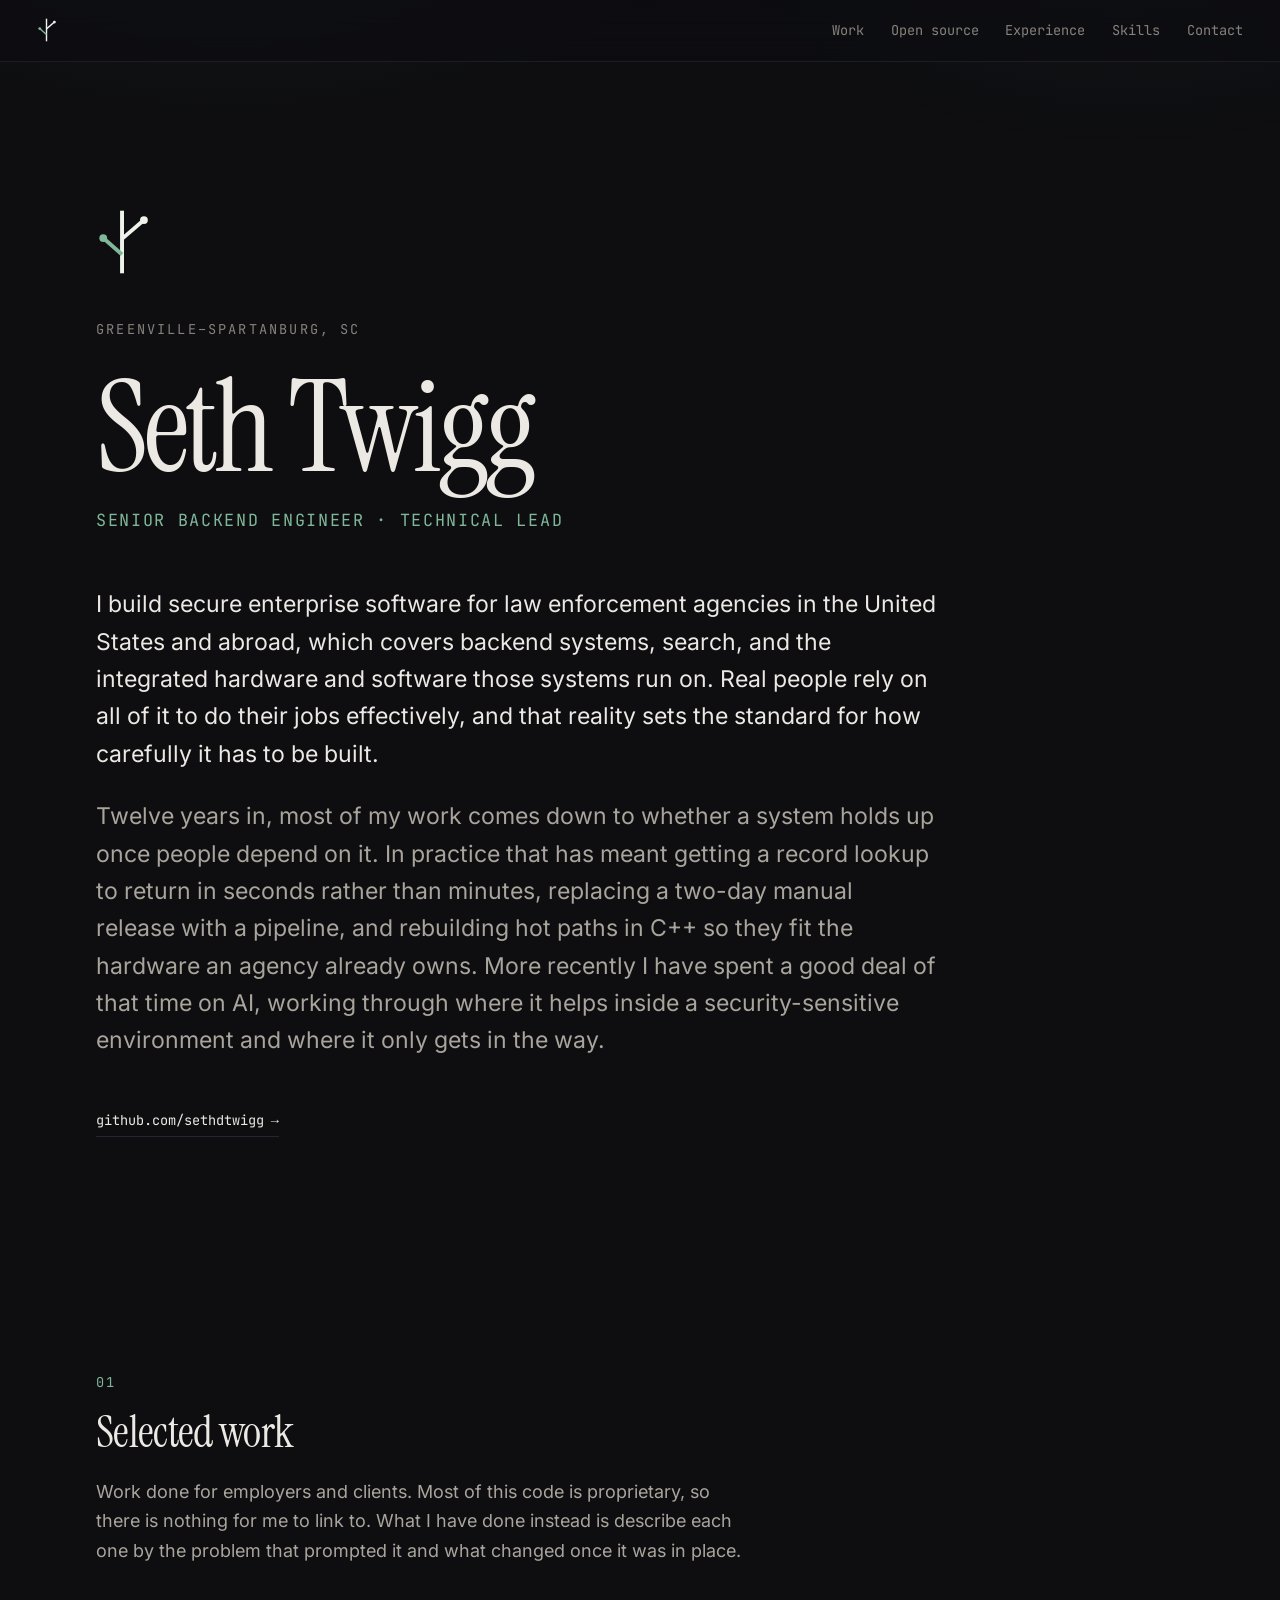
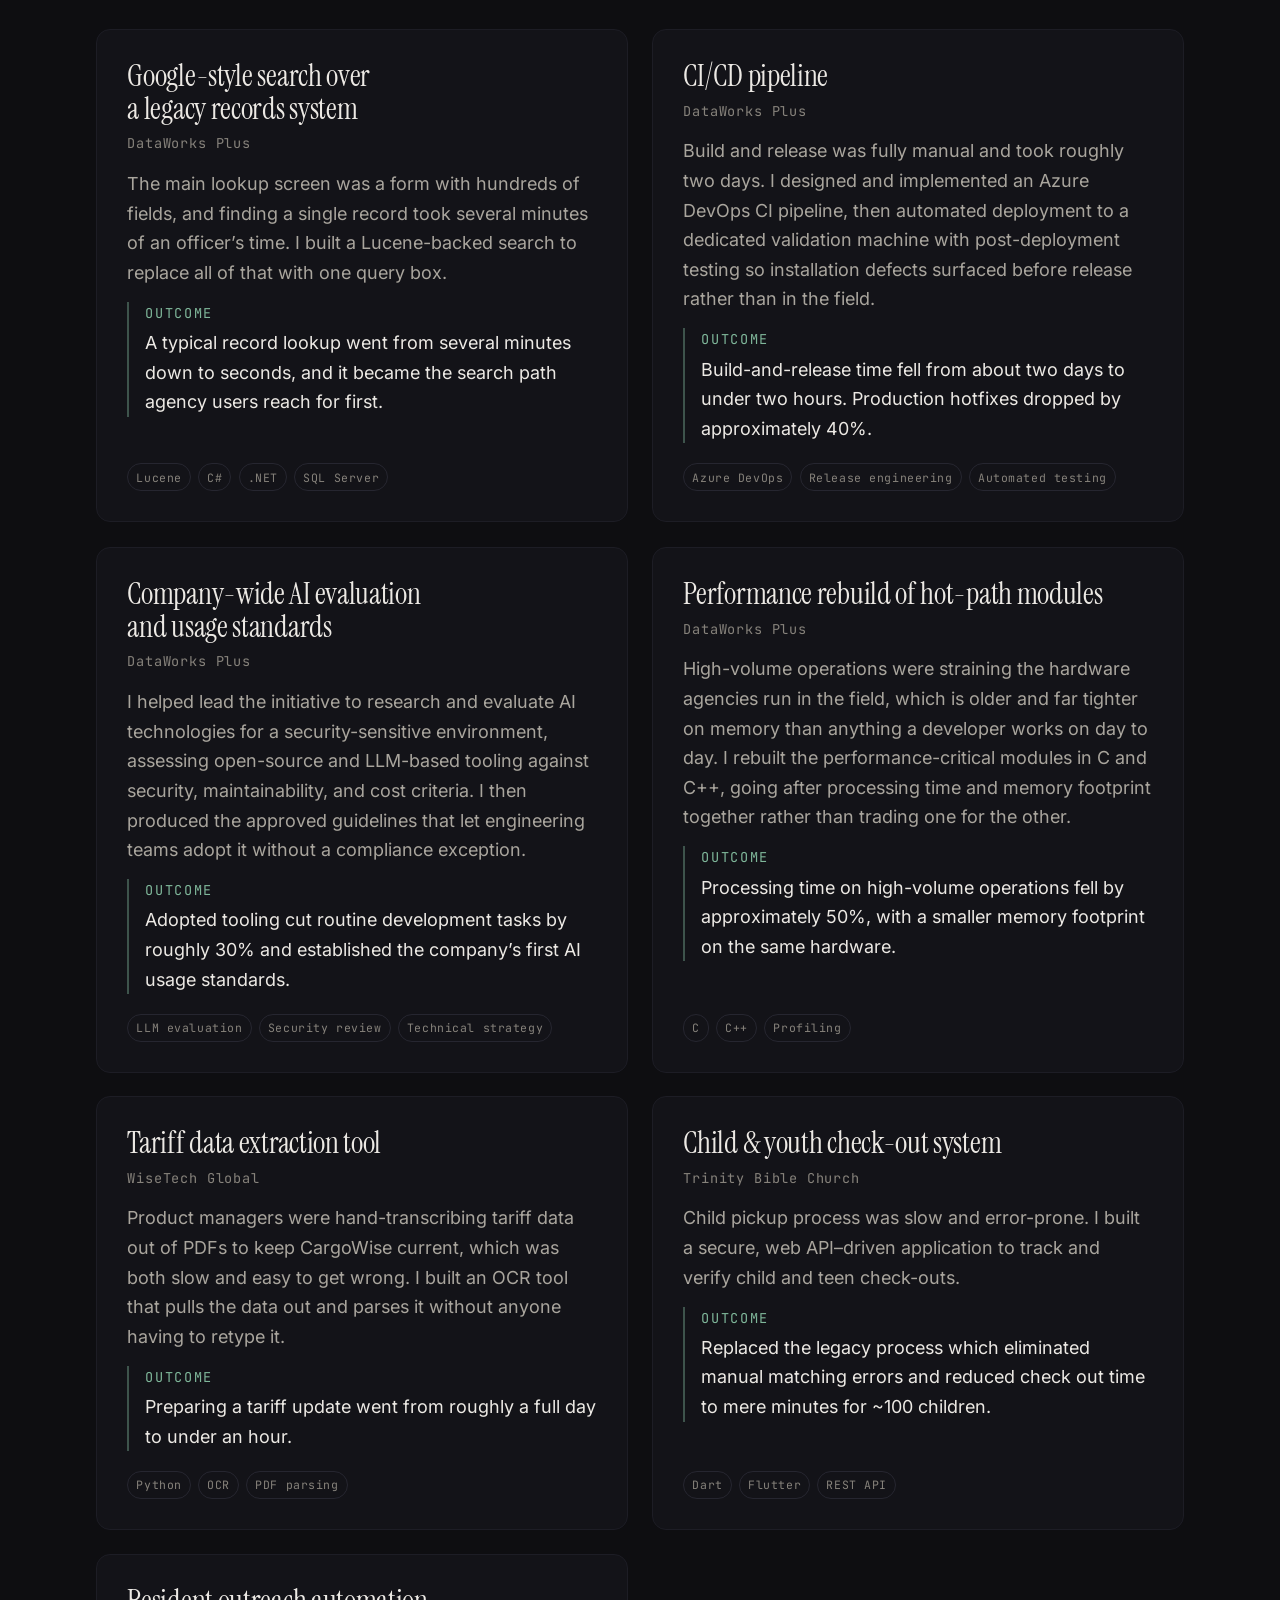
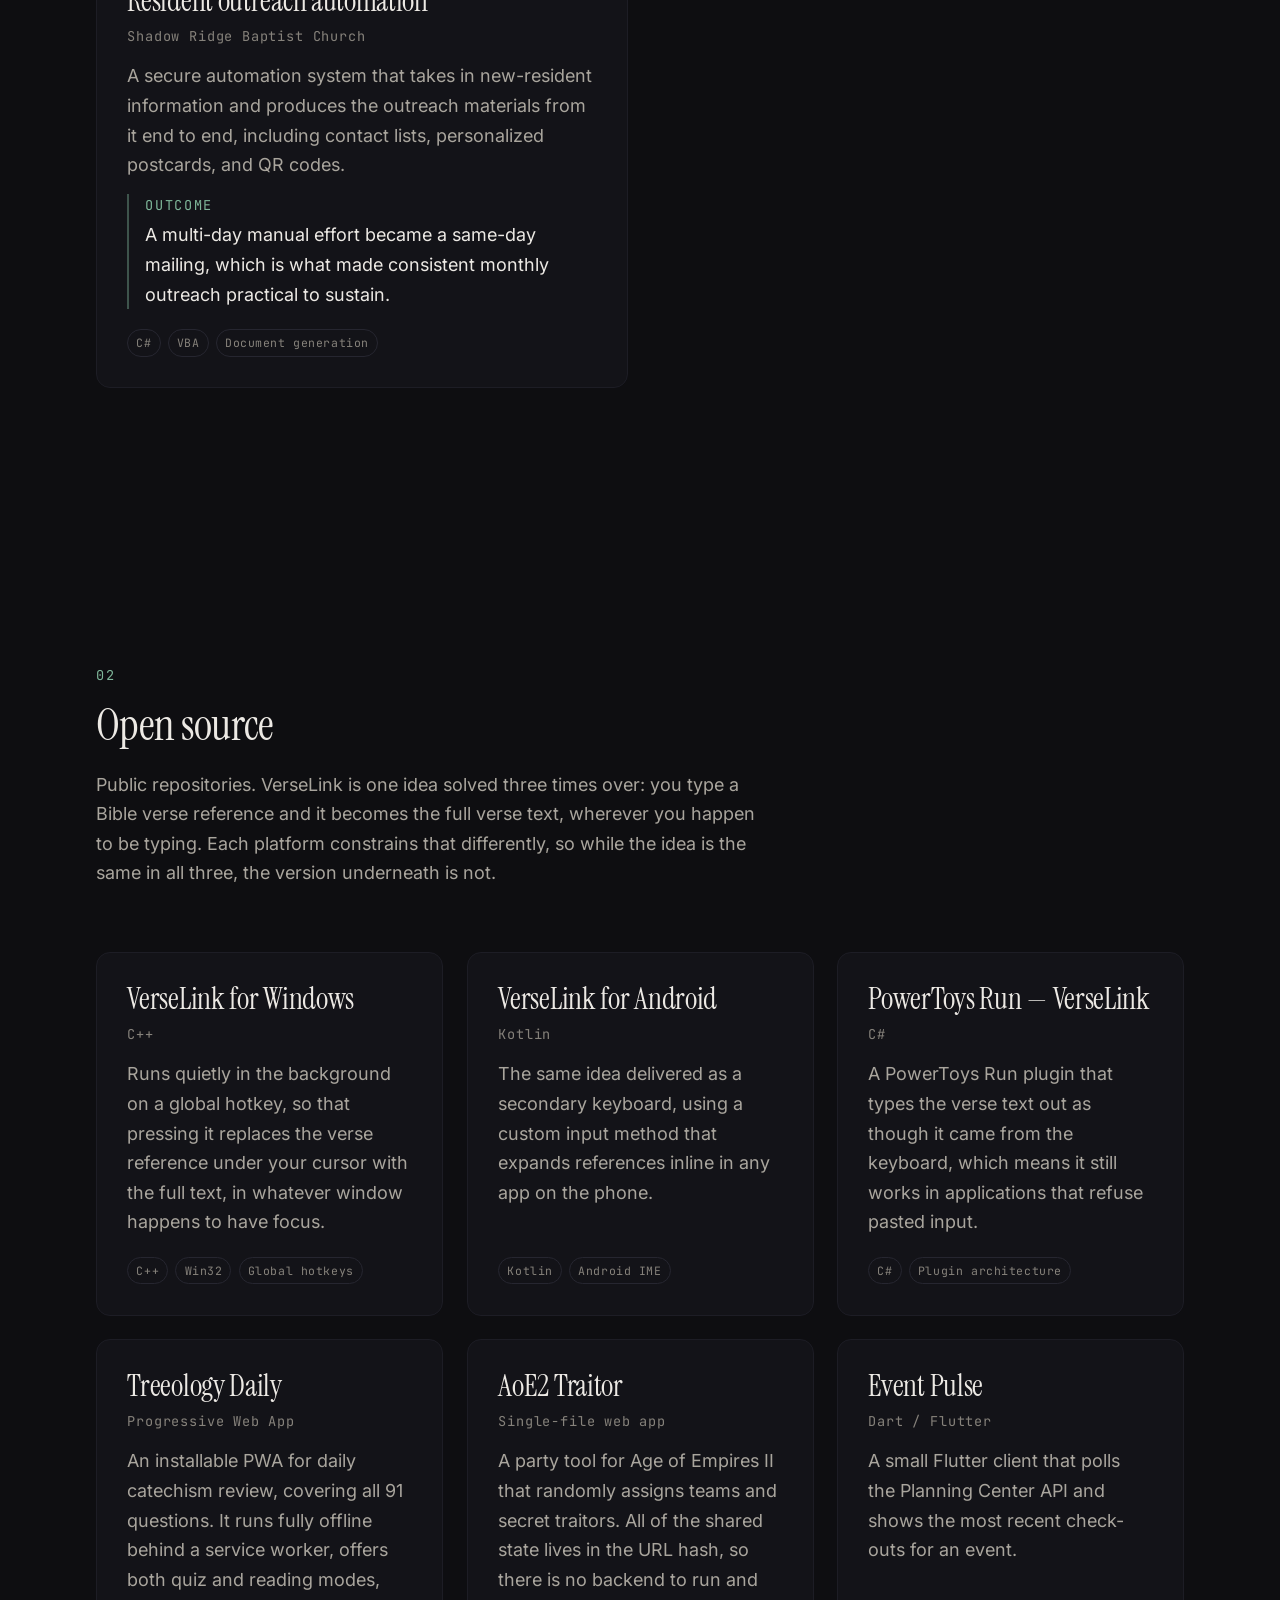
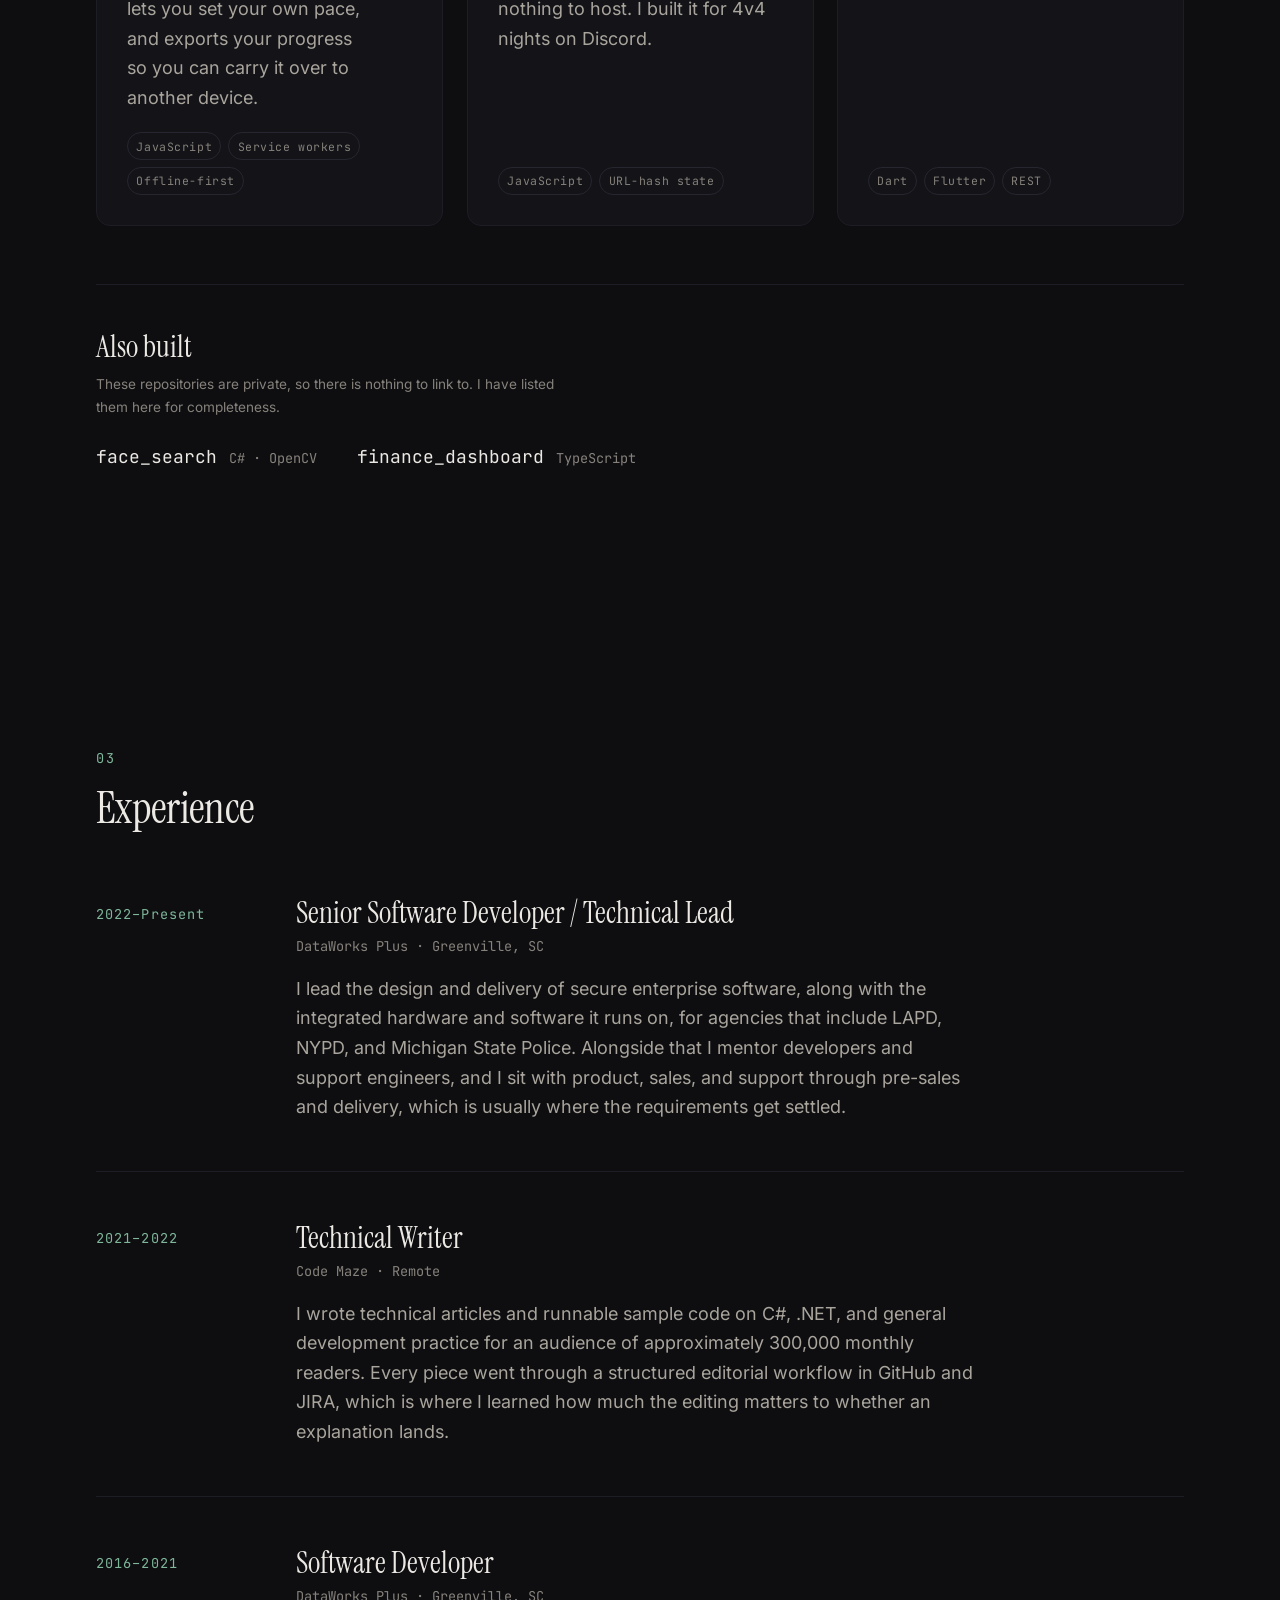
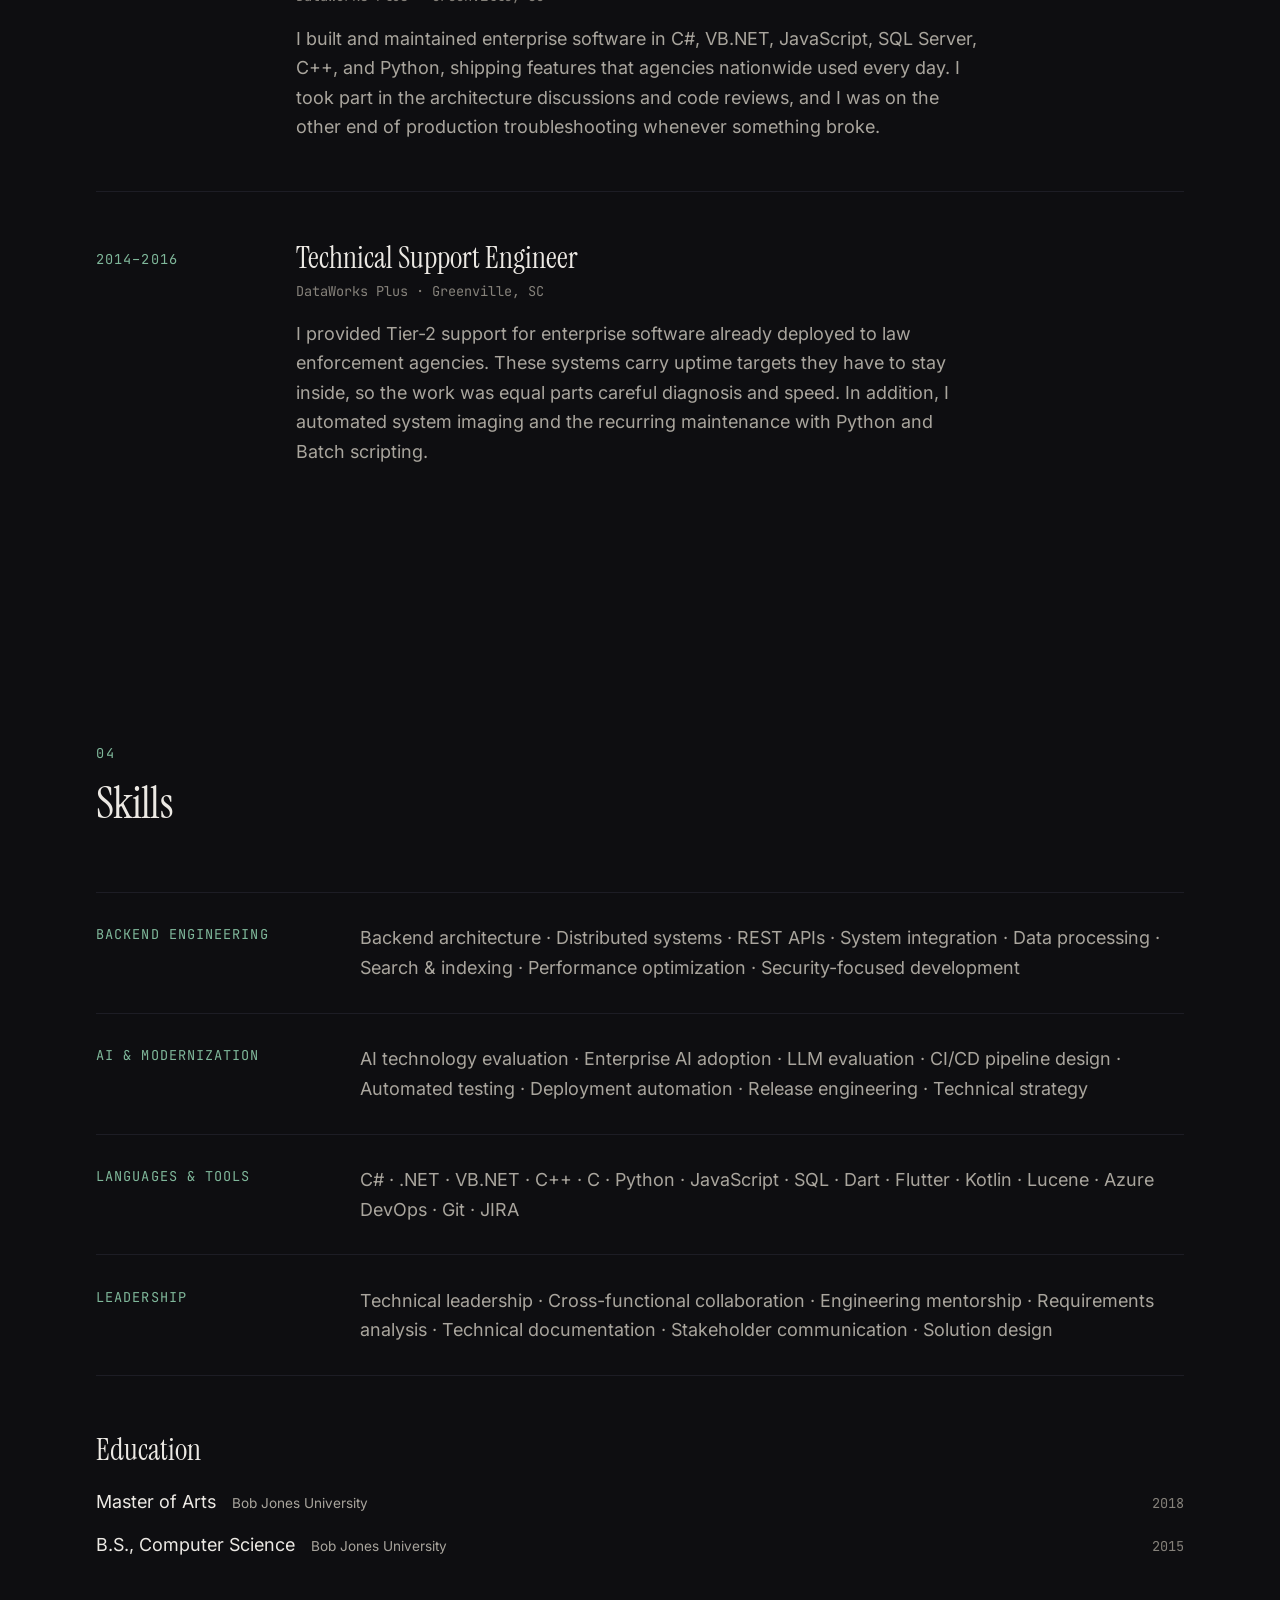
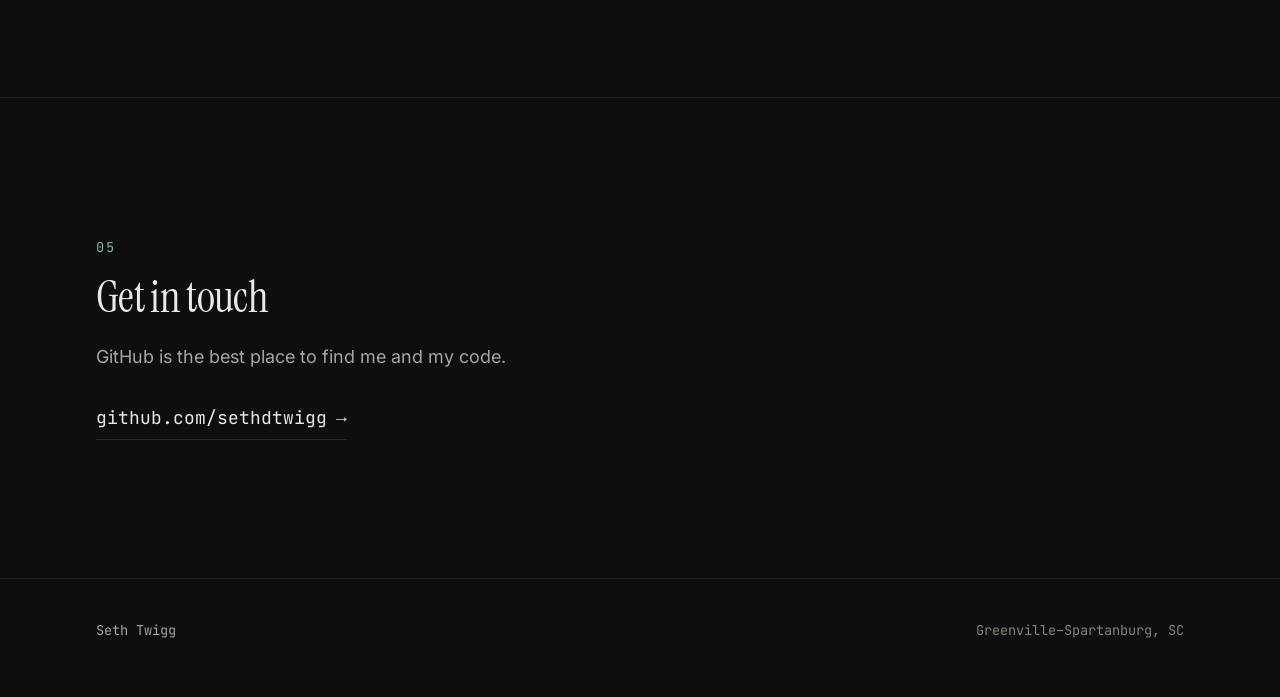
<file: index.html>
<!DOCTYPE html>
<html lang="en">
<head>
<meta charset="utf-8">
<meta name="viewport" content="width=device-width, initial-scale=1">

<title>Seth Twigg — Senior Backend Engineer</title>
<meta name="description" content="Senior backend engineer and technical lead with 12+ years building secure enterprise software for law enforcement agencies, mostly in C#, .NET, and C++, with a focus on search, performance, and release automation.">
<link rel="canonical" href="https://sethdtwigg.github.io/">
<meta name="color-scheme" content="dark">
<meta name="theme-color" content="#0e0e11">

<meta property="og:type" content="profile">
<meta property="og:title" content="Seth Twigg — Senior Backend Engineer">
<meta property="og:description" content="12+ years building secure enterprise software for law enforcement agencies, with a focus on search, performance, and release automation.">
<meta property="og:url" content="https://sethdtwigg.github.io/">
<meta property="og:image" content="https://sethdtwigg.github.io/assets/og-image.png">
<meta property="og:image:width" content="1200">
<meta property="og:image:height" content="630">
<meta name="twitter:card" content="summary_large_image">
<meta name="twitter:title" content="Seth Twigg — Senior Backend Engineer">
<meta name="twitter:description" content="12+ years building secure enterprise software for law enforcement agencies, with a focus on search, performance, and release automation.">
<meta name="twitter:image" content="https://sethdtwigg.github.io/assets/og-image.png">

<link rel="icon" href="assets/favicon.svg" type="image/svg+xml">
<link rel="apple-touch-icon" href="assets/apple-touch-icon.png">

<link rel="preload" href="fonts/instrument-serif-latin.woff2" as="font" type="font/woff2" crossorigin>
<link rel="preload" href="fonts/inter-latin.woff2" as="font" type="font/woff2" crossorigin>
<link rel="stylesheet" href="css/style.css">

<script type="application/ld+json">
{
  "@context": "https://schema.org",
  "@type": "Person",
  "name": "Seth Twigg",
  "url": "https://sethdtwigg.github.io/",
  "jobTitle": "Senior Backend Engineer",
  "description": "Senior backend engineer and technical lead with 12+ years building secure enterprise software and the integrated hardware/software systems it runs on, for law enforcement agencies in the United States and abroad.",
  "alumniOf": {
    "@type": "CollegeOrUniversity",
    "name": "Bob Jones University"
  },
  "worksFor": {
    "@type": "Organization",
    "name": "DataWorks Plus"
  },
  "address": {
    "@type": "PostalAddress",
    "addressRegion": "SC",
    "addressCountry": "US"
  },
  "knowsAbout": [
    "Backend Architecture",
    "Distributed Systems",
    "Search and Indexing",
    "C#",
    ".NET",
    "C++",
    "Python",
    "SQL",
    "CI/CD",
    "Technical Leadership"
  ],
  "sameAs": ["https://github.com/sethdtwigg"]
}
</script>
</head>

<body>
<a class="skip-link" href="#main">Skip to content</a>

<nav class="sitenav" aria-label="Sections">
  <!-- Twig mark, inlined so it inherits the site's color tokens. The link has
       no text content, so it carries an aria-label to keep an accessible name. -->
  <a class="sitenav__brand" href="#top" aria-label="Seth Twigg — back to top">
    <svg class="mark" viewBox="0 0 66 92" width="19" height="26" fill="none" aria-hidden="true" focusable="false">
      <line class="mark__stem" x1="33" y1="6" x2="33" y2="86" stroke-width="5"/>
      <line class="mark__branch" x1="33" y1="42" x2="61" y2="18" stroke-width="5"/>
      <line class="mark__branch mark__branch--accent" x1="33" y1="62" x2="9" y2="41" stroke-width="5"/>
      <circle class="mark__bud" cx="61" cy="18" r="5"/>
      <circle class="mark__bud mark__bud--accent" cx="9" cy="41" r="5"/>
    </svg>
  </a>
  <ul class="sitenav__list">
    <li><a href="#work">Work</a></li>
    <li><a href="#open-source">Open source</a></li>
    <li><a href="#experience">Experience</a></li>
    <li><a href="#skills">Skills</a></li>
    <li><a href="#contact">Contact</a></li>
  </ul>
</nav>

<header class="hero" id="top">
  <div class="shell">
    <!-- Decorative: the h1 below already carries the name, so this is
         aria-hidden to avoid announcing it twice. -->
    <svg class="mark hero__mark" viewBox="0 0 66 92" width="47" height="65" fill="none" aria-hidden="true" focusable="false">
      <line class="mark__stem" x1="33" y1="6" x2="33" y2="86" stroke-width="5"/>
      <line class="mark__branch" x1="33" y1="42" x2="61" y2="18" stroke-width="5"/>
      <line class="mark__branch mark__branch--accent" x1="33" y1="62" x2="9" y2="41" stroke-width="5"/>
      <circle class="mark__bud" cx="61" cy="18" r="5"/>
      <circle class="mark__bud mark__bud--accent" cx="9" cy="41" r="5"/>
    </svg>
    <p class="hero__eyebrow">Greenville&ndash;Spartanburg, SC</p>
    <h1 class="hero__name">Seth Twigg</h1>
    <p class="hero__role">Senior Backend Engineer <span aria-hidden="true">&middot;</span> Technical Lead</p>
    <div class="hero__lede">
      <p>I build secure enterprise software for law enforcement agencies in the United States and
      abroad, which covers backend systems, search, and the integrated hardware and software those
      systems run on. Real people rely on all of it to do their jobs effectively, and that reality
      sets the standard for how carefully it has to be built.</p>
      <p>Twelve years in, most of my work comes down to whether a system holds up once people
      depend on it. In practice that has meant getting a record lookup to return in seconds rather
      than minutes, replacing a two-day manual release with a pipeline, and rebuilding hot paths in
      C++ so they fit the hardware an agency already owns. More recently I have spent a good deal of
      that time on AI, working through where it helps inside a security-sensitive environment and
      where it only gets in the way.</p>
    </div>
    <p class="hero__meta">
      <a class="link-arrow" href="https://github.com/sethdtwigg" rel="me noopener">
        github.com/sethdtwigg <span class="link-arrow__mark" aria-hidden="true">&rarr;</span>
      </a>
    </p>
  </div>
</header>

<main id="main">

  <!-- ===================== SELECTED WORK ===================== -->
  <section class="section" id="work" aria-labelledby="work-h">
    <div class="shell">
      <div class="section__head reveal">
        <p class="section__label">01</p>
        <h2 class="section__title" id="work-h">Selected work</h2>
        <p class="section__note">Work done for employers and clients. Most of this code is
        proprietary, so there is nothing for me to link to. What I have done instead is describe
        each one by the problem that prompted it and what changed once it was in place.</p>
      </div>

      <div class="cards reveal-group">
        <!--
          PROJECT CARD TEMPLATE — copy this block to add a new entry.
          <article class="card reveal">
            <header class="card__head">
              <h3 class="card__title">Title</h3>
              <p class="card__org">Org</p>
            </header>
            <p class="card__body">What the problem was and what you built.</p>
            <p class="card__outcome"><span class="card__outcome-key">Outcome</span> Measured result.</p>
            <ul class="tags"><li>Tech</li></ul>
          </article>
        -->

        <article class="card reveal">
          <header class="card__head">
            <h3 class="card__title">Google-style search over a legacy records system</h3>
            <p class="card__org">DataWorks Plus</p>
          </header>
          <p class="card__body">The main lookup screen was a form with hundreds of fields, and
          finding a single record took several minutes of an officer&rsquo;s time. I built a
          Lucene-backed search to replace all of that with one query box.</p>
          <p class="card__outcome"><span class="card__outcome-key">Outcome</span> A typical record
          lookup went from several minutes down to seconds, and it became the search path agency
          users reach for first.</p>
          <ul class="tags"><li>Lucene</li><li>C#</li><li>.NET</li><li>SQL Server</li></ul>
        </article>

        <article class="card reveal">
          <header class="card__head">
            <h3 class="card__title">CI/CD pipeline</h3>
            <p class="card__org">DataWorks Plus</p>
          </header>
          <p class="card__body">Build and release was fully manual and took roughly two days.
          I designed and implemented an Azure DevOps CI pipeline, then automated deployment
          to a dedicated validation machine with post-deployment testing so installation defects
          surfaced before release rather than in the field.</p>
          <p class="card__outcome"><span class="card__outcome-key">Outcome</span> Build-and-release
          time fell from about two days to under two hours. Production hotfixes dropped by
          approximately 40%.</p>
          <ul class="tags"><li>Azure DevOps</li><li>Release engineering</li><li>Automated testing</li></ul>
        </article>

        <article class="card reveal">
          <header class="card__head">
            <h3 class="card__title">Company-wide AI evaluation and usage standards</h3>
            <p class="card__org">DataWorks Plus</p>
          </header>
          <p class="card__body">I helped lead the initiative to research and evaluate AI
          technologies for a security-sensitive environment, assessing open-source and LLM-based
          tooling against security, maintainability, and cost criteria. I then produced the approved
          guidelines that let engineering teams adopt it without a compliance exception.</p>
          <p class="card__outcome"><span class="card__outcome-key">Outcome</span> Adopted tooling
          cut routine development tasks by roughly 30% and established the company&rsquo;s first AI
          usage standards.</p>
          <ul class="tags"><li>LLM evaluation</li><li>Security review</li><li>Technical strategy</li></ul>
        </article>

        <article class="card reveal">
          <header class="card__head">
            <h3 class="card__title">Performance rebuild of hot-path modules</h3>
            <p class="card__org">DataWorks Plus</p>
          </header>
          <p class="card__body">High-volume operations were straining the hardware agencies run in
          the field, which is older and far tighter on memory than anything a developer works on
          day to day. I rebuilt the performance-critical modules in C and C++, going after
          processing time and memory footprint together rather than trading one for the other.</p>
          <p class="card__outcome"><span class="card__outcome-key">Outcome</span> Processing time on
          high-volume operations fell by approximately 50%, with a smaller memory footprint on the
          same hardware.</p>
          <ul class="tags"><li>C</li><li>C++</li><li>Profiling</li></ul>
        </article>

        <article class="card reveal">
          <header class="card__head">
            <h3 class="card__title">Tariff data extraction tool</h3>
            <p class="card__org">WiseTech Global</p>
          </header>
          <p class="card__body">Product managers were hand-transcribing tariff data out of PDFs to
          keep CargoWise current, which was both slow and easy to get wrong. I built an OCR tool
          that pulls the data out and parses it without anyone having to retype it.</p>
          <p class="card__outcome"><span class="card__outcome-key">Outcome</span> Preparing a tariff
          update went from roughly a full day to under an hour.</p>
          <ul class="tags"><li>Python</li><li>OCR</li><li>PDF parsing</li></ul>
        </article>

        <article class="card reveal">
          <header class="card__head">
            <h3 class="card__title">Child &amp; youth check-out system</h3>
            <p class="card__org">Trinity Bible Church</p>
          </header>
          <p class="card__body">Child pickup process was slow and error-prone. I built a secure,
          web API&ndash;driven application to track and verify child and teen check-outs.</p>
          <p class="card__outcome"><span class="card__outcome-key">Outcome</span> Replaced the
          legacy process which eliminated manual matching errors and reduced check out time to mere
          minutes for ~100 children.</p>
          <ul class="tags"><li>Dart</li><li>Flutter</li><li>REST API</li></ul>
        </article>

        <article class="card reveal">
          <header class="card__head">
            <h3 class="card__title">Resident outreach automation</h3>
            <p class="card__org">Shadow Ridge Baptist Church</p>
          </header>
          <p class="card__body">A secure automation system that takes in new-resident information
          and produces the outreach materials from it end to end, including contact lists,
          personalized postcards, and QR codes.</p>
          <p class="card__outcome"><span class="card__outcome-key">Outcome</span> A multi-day manual
          effort became a same-day mailing, which is what made consistent monthly outreach
          practical to sustain.</p>
          <ul class="tags"><li>C#</li><li>VBA</li><li>Document generation</li></ul>
        </article>
      </div>
    </div>
  </section>

  <!-- ===================== OPEN SOURCE ===================== -->
  <section class="section" id="open-source" aria-labelledby="os-h">
    <div class="shell">
      <div class="section__head reveal">
        <p class="section__label">02</p>
        <h2 class="section__title" id="os-h">Open source</h2>
        <p class="section__note">Public repositories. VerseLink is one idea solved three times
        over: you type a Bible verse reference and it becomes the full verse text, wherever you
        happen to be typing. Each platform constrains that differently, so while the idea is the
        same in all three, the version underneath is not.</p>
      </div>

      <div class="cards cards--repo reveal-group">
        <article class="card card--repo reveal">
          <header class="card__head">
            <h3 class="card__title">
              <a href="https://github.com/sethdtwigg/VerseLinkWindows" rel="noopener">VerseLink for Windows</a>
            </h3>
            <p class="card__org">C++</p>
          </header>
          <p class="card__body">Runs quietly in the background on a global hotkey, so that pressing
          it replaces the verse reference under your cursor with the full text, in whatever window
          happens to have focus.</p>
          <ul class="tags"><li>C++</li><li>Win32</li><li>Global hotkeys</li></ul>
        </article>

        <article class="card card--repo reveal">
          <header class="card__head">
            <h3 class="card__title">
              <a href="https://github.com/sethdtwigg/VerseLinkAndroid" rel="noopener">VerseLink for Android</a>
            </h3>
            <p class="card__org">Kotlin</p>
          </header>
          <p class="card__body">The same idea delivered as a secondary keyboard, using a custom
          input method that expands references inline in any app on the phone.</p>
          <ul class="tags"><li>Kotlin</li><li>Android IME</li></ul>
        </article>

        <article class="card card--repo reveal">
          <header class="card__head">
            <h3 class="card__title">
              <a href="https://github.com/sethdtwigg/PowerToys-Run-VerseLink" rel="noopener">PowerToys Run &mdash; VerseLink</a>
            </h3>
            <p class="card__org">C#</p>
          </header>
          <p class="card__body">A PowerToys Run plugin that types the verse text out as though it
          came from the keyboard, which means it still works in applications that refuse pasted
          input.</p>
          <ul class="tags"><li>C#</li><li>Plugin architecture</li></ul>
        </article>

        <article class="card card--repo reveal">
          <header class="card__head">
            <h3 class="card__title">
              <a href="https://github.com/sethdtwigg/treeology-daily" rel="noopener">Treeology Daily</a>
            </h3>
            <p class="card__org">Progressive Web App</p>
          </header>
          <p class="card__body">An installable PWA for daily catechism review, covering all 91
          questions. It runs fully offline behind a service worker, offers both quiz and reading
          modes, lets you set your own pace, and exports your progress so you can carry it over to
          another device.</p>
          <ul class="tags"><li>JavaScript</li><li>Service workers</li><li>Offline-first</li></ul>
        </article>

        <article class="card card--repo reveal">
          <header class="card__head">
            <h3 class="card__title">
              <a href="https://github.com/sethdtwigg/aoe2-traitor" rel="noopener">AoE2 Traitor</a>
            </h3>
            <p class="card__org">Single-file web app</p>
          </header>
          <p class="card__body">A party tool for Age of Empires II that randomly assigns teams and
          secret traitors. All of the shared state lives in the URL hash, so there is no backend to
          run and nothing to host. I built it for 4v4 nights on Discord.</p>
          <ul class="tags"><li>JavaScript</li><li>URL-hash state</li></ul>
        </article>

        <article class="card card--repo reveal">
          <header class="card__head">
            <h3 class="card__title">
              <a href="https://github.com/sethdtwigg/event_pulse" rel="noopener">Event Pulse</a>
            </h3>
            <p class="card__org">Dart / Flutter</p>
          </header>
          <p class="card__body">A small Flutter client that polls the Planning Center API and shows
          the most recent check-outs for an event.</p>
          <ul class="tags"><li>Dart</li><li>Flutter</li><li>REST</li></ul>
        </article>
      </div>

      <div class="private reveal">
        <h3 class="private__title">Also built</h3>
        <p class="private__note">These repositories are private, so there is nothing to link to.
        I have listed them here for completeness.</p>
        <ul class="private__list">
          <li>
            <span class="private__name">face_search</span>
            <span class="private__tech">C# &middot; OpenCV</span>
          </li>
          <li>
            <span class="private__name">finance_dashboard</span>
            <span class="private__tech">TypeScript</span>
          </li>
        </ul>
      </div>
    </div>
  </section>

  <!-- ===================== EXPERIENCE ===================== -->
  <section class="section" id="experience" aria-labelledby="exp-h">
    <div class="shell">
      <div class="section__head reveal">
        <p class="section__label">03</p>
        <h2 class="section__title" id="exp-h">Experience</h2>
      </div>

      <ol class="timeline reveal-group">
        <li class="role reveal">
          <p class="role__date">2022&ndash;Present</p>
          <div class="role__body">
            <h3 class="role__title">Senior Software Developer / Technical Lead</h3>
            <p class="role__org">DataWorks Plus <span aria-hidden="true">&middot;</span> Greenville, SC</p>
            <p class="role__desc">I lead the design and delivery of secure enterprise software,
            along with the integrated hardware and software it runs on, for agencies that include
            LAPD, NYPD, and Michigan State Police. Alongside that I mentor developers and support
            engineers, and I sit with product, sales, and support through pre-sales and delivery,
            which is usually where the requirements get settled.</p>
          </div>
        </li>

        <li class="role reveal">
          <p class="role__date">2021&ndash;2022</p>
          <div class="role__body">
            <h3 class="role__title">Technical Writer</h3>
            <p class="role__org">Code Maze <span aria-hidden="true">&middot;</span> Remote</p>
            <p class="role__desc">I wrote technical articles and runnable sample code on C#, .NET,
            and general development practice for an audience of approximately 300,000 monthly
            readers. Every piece went through a structured editorial workflow in GitHub and JIRA,
            which is where I learned how much the editing matters to whether an explanation
            lands.</p>
          </div>
        </li>

        <li class="role reveal">
          <p class="role__date">2016&ndash;2021</p>
          <div class="role__body">
            <h3 class="role__title">Software Developer</h3>
            <p class="role__org">DataWorks Plus <span aria-hidden="true">&middot;</span> Greenville, SC</p>
            <p class="role__desc">I built and maintained enterprise software in C#, VB.NET,
            JavaScript, SQL Server, C++, and Python, shipping features that agencies nationwide
            used every day. I took part in the architecture discussions and code reviews, and I was
            on the other end of production troubleshooting whenever something broke.</p>
          </div>
        </li>

        <li class="role reveal">
          <p class="role__date">2014&ndash;2016</p>
          <div class="role__body">
            <h3 class="role__title">Technical Support Engineer</h3>
            <p class="role__org">DataWorks Plus <span aria-hidden="true">&middot;</span> Greenville, SC</p>
            <p class="role__desc">I provided Tier-2 support for enterprise software already
            deployed to law enforcement agencies. These systems carry uptime targets they have to
            stay inside, so the work was equal parts careful diagnosis and speed. In addition, I
            automated system imaging and the recurring maintenance with Python and Batch
            scripting.</p>
          </div>
        </li>
      </ol>
    </div>
  </section>

  <!-- ===================== SKILLS ===================== -->
  <section class="section" id="skills" aria-labelledby="skills-h">
    <div class="shell">
      <div class="section__head reveal">
        <p class="section__label">04</p>
        <h2 class="section__title" id="skills-h">Skills</h2>
      </div>

      <dl class="skills reveal-group">
        <div class="skills__group reveal">
          <dt>Backend engineering</dt>
          <dd>Backend architecture &middot; Distributed systems &middot; REST APIs &middot; System
          integration &middot; Data processing &middot; Search &amp; indexing &middot; Performance
          optimization &middot; Security-focused development</dd>
        </div>
        <div class="skills__group reveal">
          <dt>AI &amp; modernization</dt>
          <dd>AI technology evaluation &middot; Enterprise AI adoption &middot; LLM evaluation
          &middot; CI/CD pipeline design &middot; Automated testing &middot; Deployment automation
          &middot; Release engineering &middot; Technical strategy</dd>
        </div>
        <div class="skills__group reveal">
          <dt>Languages &amp; tools</dt>
          <dd>C# &middot; .NET &middot; VB.NET &middot; C++ &middot; C &middot; Python &middot;
          JavaScript &middot; SQL &middot; Dart &middot; Flutter &middot; Kotlin &middot; Lucene
          &middot; Azure DevOps &middot; Git &middot; JIRA</dd>
        </div>
        <div class="skills__group reveal">
          <dt>Leadership</dt>
          <dd>Technical leadership &middot; Cross-functional collaboration &middot; Engineering
          mentorship &middot; Requirements analysis &middot; Technical documentation &middot;
          Stakeholder communication &middot; Solution design</dd>
        </div>
      </dl>

      <div class="education reveal">
        <h3 class="education__title">Education</h3>
        <ul class="education__list">
          <li>
            <span class="education__degree">Master of Arts</span>
            <span class="education__school">Bob Jones University</span>
            <span class="education__year">2018</span>
          </li>
          <li>
            <span class="education__degree">B.S., Computer Science</span>
            <span class="education__school">Bob Jones University</span>
            <span class="education__year">2015</span>
          </li>
        </ul>
      </div>
    </div>
  </section>

  <!-- ===================== CONTACT ===================== -->
  <section class="section section--contact" id="contact" aria-labelledby="contact-h">
    <div class="shell">
      <div class="contact reveal">
        <p class="section__label">05</p>
        <h2 class="section__title" id="contact-h">Get in touch</h2>
        <p class="contact__note">GitHub is the best place to find me and my code.</p>
        <!--
          CONTACT ADDRESS — intentionally omitted for now.
          To add one later, uncomment the block below and replace the placeholder.
          Use a dedicated forwarding alias, not a personal inbox: a plus-style alias
          is trivially stripped back to the real address by spammers. See README.md.

          <p class="contact__email">
            <a class="link-arrow link-arrow--lg" href="mailto:REPLACE-WITH-ALIAS">
              REPLACE-WITH-ALIAS <span class="link-arrow__mark" aria-hidden="true">&rarr;</span>
            </a>
          </p>
        -->
        <p class="contact__links">
          <a class="link-arrow link-arrow--lg" href="https://github.com/sethdtwigg" rel="me noopener">
            github.com/sethdtwigg <span class="link-arrow__mark" aria-hidden="true">&rarr;</span>
          </a>
        </p>
      </div>
    </div>
  </section>

</main>

<footer class="footer">
  <div class="shell footer__inner">
    <p class="footer__name">Seth Twigg</p>
    <p class="footer__loc">Greenville&ndash;Spartanburg, SC</p>
  </div>
</footer>

</body>
</html>
</file>
<file: css/style.css>
/* =============================================================================
   Seth Twigg — personal site
   Dark editorial. Zero build step, zero JavaScript.

   Cascade layers, in order of increasing precedence:
     tokens      design values only
     base        element defaults, typography
     layout      shell, sections, grids
     components  nav, hero, cards, timeline, skills, contact, footer
     motion      reveals and transitions (additive; never required for content)
   ============================================================================= */

@layer tokens, base, layout, components, motion;

/* ============================================================ FONTS ======= */
/* Self-hosted (latin subset). Inter and JetBrains Mono are variable fonts:
   one file covers the whole weight range, hence the font-weight ranges below. */

@font-face {
  font-family: 'Instrument Serif';
  src: url('../fonts/instrument-serif-latin.woff2') format('woff2');
  font-weight: 400;
  font-style: normal;
  font-display: swap;
}

@font-face {
  font-family: 'Inter';
  src: url('../fonts/inter-latin.woff2') format('woff2');
  font-weight: 100 900;
  font-style: normal;
  font-display: swap;
}

@font-face {
  font-family: 'JetBrains Mono';
  src: url('../fonts/jetbrains-mono-latin.woff2') format('woff2');
  font-weight: 100 800;
  font-style: normal;
  font-display: swap;
}

/* =========================================================== TOKENS ====== */

@layer tokens {
  :root {
    /* Warm near-black rather than pure #000 — pure black on an OLED phone
       makes the serif display type look thin and harsh. */
    --bg:        #0e0e11;
    --bg-raise:  #16161b;
    --bg-card:   #131318;
    --line:      #262630;
    --line-soft: #1d1d25;

    /* Foreground ramp. Every value here is checked for WCAG AA against --bg;
       --fg-faint is the floor and is used only for large or mono metadata. */
    --fg:        #ece9e4;   /* ~16.5:1 */
    --fg-muted:  #a9a59d;   /* ~7.8:1  */
    --fg-faint:  #86827b;   /* ~5.1:1  */

    /* From the twig mark's reversed variant, which is the one drawn for dark
       grounds. The logo's other two greens are unusable as text here:
       #4E8368 measures 4.38:1 against --bg and #1B3A2F 1.55:1. */
    --accent:      #7FB79A;   /* 8.39:1 on --bg */
    --accent-soft: color-mix(in srgb, var(--accent) 18%, transparent);
    --accent-line: color-mix(in srgb, var(--accent) 40%, transparent);

    /* Light ink of the mark — pairs with --accent for the two-tone twig. */
    --mark-ink:    #EDF2EA;

    --font-display: 'Instrument Serif', 'Iowan Old Style', Georgia, 'Times New Roman', serif;
    --font-body: 'Inter', system-ui, -apple-system, 'Segoe UI', sans-serif;
    --font-mono: 'JetBrains Mono', ui-monospace, 'SF Mono', 'Cascadia Mono', Consolas, monospace;

    /* Fluid modular scale. */
    --step--1: clamp(0.79rem, 0.77rem + 0.10vw, 0.85rem);
    --step-0:  clamp(1rem, 0.96rem + 0.20vw, 1.12rem);
    --step-1:  clamp(1.20rem, 1.12rem + 0.40vw, 1.45rem);
    --step-2:  clamp(1.45rem, 1.30rem + 0.75vw, 1.95rem);
    --step-3:  clamp(1.85rem, 1.55rem + 1.50vw, 2.90rem);
    --step-4:  clamp(2.40rem, 1.70rem + 3.50vw, 4.50rem);
    --step-hero: clamp(3.20rem, 1.60rem + 8.00vw, 8.50rem);

    --shell: 68rem;
    --gutter: clamp(1.25rem, 0.90rem + 1.75vw, 2.75rem);
    --section-gap: clamp(4.5rem, 3.00rem + 7.00vw, 9.00rem);

    --radius: 14px;
    --ease: cubic-bezier(0.22, 0.61, 0.36, 1);
  }
}

/* ============================================================= BASE ====== */

@layer base {
  *, *::before, *::after { box-sizing: border-box; }

  html {
    scroll-behavior: smooth;
    /* Keeps anchored sections clear of the sticky nav. */
    scroll-padding-top: 5.5rem;
    -webkit-text-size-adjust: 100%;
  }

  body {
    margin: 0;
    background-color: var(--bg);
    color: var(--fg);
    font-family: var(--font-body);
    font-size: var(--step-0);
    line-height: 1.65;
    font-synthesis-weight: none;
    -webkit-font-smoothing: antialiased;
    overflow-x: hidden;
  }

  /* A single wide, very low-opacity warm glow behind the top of the page.
     Fixed and non-interactive so it never affects layout or hit-testing. */
  body::before {
    content: '';
    position: fixed;
    inset: -20vh 0 auto 0;
    height: 90vh;
    z-index: -1;
    pointer-events: none;
    background:
      radial-gradient(60% 55% at 18% 0%, color-mix(in srgb, var(--accent) 9%, transparent), transparent 70%),
      radial-gradient(45% 45% at 88% 8%, color-mix(in srgb, #2f6b57 9%, transparent), transparent 72%);
  }

  h1, h2, h3 {
    font-weight: 400;
    line-height: 1.08;
    text-wrap: balance;
    margin: 0;
  }

  p { margin: 0; text-wrap: pretty; }
  ul, ol { margin: 0; padding: 0; list-style: none; }

  a {
    color: inherit;
    text-decoration-color: var(--accent-line);
    text-underline-offset: 0.25em;
    text-decoration-thickness: 1px;
  }

  a:hover { text-decoration-color: var(--accent); }

  :focus-visible {
    outline: 2px solid var(--accent);
    outline-offset: 3px;
    border-radius: 4px;
  }

  ::selection {
    background: var(--accent-soft);
    color: var(--fg);
  }

  .skip-link {
    position: absolute;
    left: 50%;
    top: 0;
    translate: -50% -120%;
    z-index: 100;
    padding: 0.7rem 1.2rem;
    background: var(--accent);
    color: #0e0e11;
    font-weight: 600;
    text-decoration: none;
    border-radius: 0 0 var(--radius) var(--radius);
  }

  .skip-link:focus-visible { translate: -50% 0; }
}

/* =========================================================== LAYOUT ====== */

@layer layout {
  .shell {
    width: min(100% - (var(--gutter) * 2), var(--shell));
    margin-inline: auto;
  }

  .section { padding-block: var(--section-gap); }

  .section__head {
    max-width: 46rem;
    margin-block-end: clamp(2.5rem, 1.8rem + 3vw, 4rem);
  }

  .section__label {
    font-family: var(--font-mono);
    font-size: var(--step--1);
    color: var(--accent);
    letter-spacing: 0.14em;
    margin-block-end: 1rem;
  }

  .section__title {
    font-family: var(--font-display);
    font-size: var(--step-3);
    letter-spacing: -0.015em;
  }

  .section__note {
    margin-block-start: 1.25rem;
    color: var(--fg-muted);
    max-width: 60ch;
  }

  .cards {
    display: grid;
    gap: clamp(1rem, 0.7rem + 1.2vw, 1.5rem);
    /* Case-study cards carry several paragraphs. A 26rem floor keeps them
       2-up on a desktop shell — at 3-up the columns get narrow enough that
       the tallest card drags the whole row past the viewport height. */
    grid-template-columns: repeat(auto-fit, minmax(min(100%, 26rem), 1fr));
  }

  /* Repo cards are a couple of lines each and read better 3-up. */
  .cards--repo {
    grid-template-columns: repeat(auto-fit, minmax(min(100%, 18rem), 1fr));
  }
}

/* ======================================================= COMPONENTS ====== */

@layer components {

  /* ---------------------------------------------------------------- nav -- */
  .sitenav {
    position: sticky;
    top: 0;
    z-index: 50;
    display: flex;
    align-items: center;
    justify-content: space-between;
    gap: 1.5rem;
    padding: 0.85rem var(--gutter);
    background: color-mix(in srgb, var(--bg) 78%, transparent);
    backdrop-filter: blur(14px) saturate(1.3);
    border-block-end: 1px solid var(--line-soft);
  }

  .sitenav__brand {
    display: inline-flex;
    align-items: center;
    text-decoration: none;
    color: var(--mark-ink);
    flex-shrink: 0;
    border-radius: 4px;
    transition: color 0.22s var(--ease);
  }

  .sitenav__brand:hover { color: var(--fg); }

  .sitenav__brand .mark { height: 26px; }

  /* The twig mark. Light strokes take currentColor so the mark tracks the
     surrounding text color; the lower branch and its bud carry the accent. */
  .mark {
    display: block;
    width: auto;
    overflow: visible;
  }

  .mark__stem,
  .mark__branch { stroke: currentColor; }

  .mark__bud { fill: currentColor; }

  .mark__branch--accent { stroke: var(--accent); }

  .mark__bud--accent { fill: var(--accent); }

  .hero__mark {
    height: clamp(52px, 44px + 2.2vw, 72px);
    color: var(--mark-ink);
    margin-block-end: clamp(1.75rem, 1.4rem + 1.4vw, 2.5rem);
  }

  .sitenav__list {
    display: flex;
    gap: clamp(0.9rem, 0.4rem + 1.6vw, 2rem);
    font-family: var(--font-mono);
    font-size: var(--step--1);
    color: var(--fg-faint);
    overflow-x: auto;
    scrollbar-width: none;
    /* Let the row scroll on narrow phones without clipping focus rings. */
    padding-block: 0.35rem;
  }

  .sitenav__list::-webkit-scrollbar { display: none; }

  .sitenav__list a {
    text-decoration: none;
    white-space: nowrap;
    transition: color 0.2s var(--ease);
  }

  .sitenav__list a:hover { color: var(--fg); }

  /* CSS-only active state. This tracks the clicked anchor via :target, not
     scroll position — scroll-spy genuinely needs JS, and this site has none. */
  body:has(#work:target)        .sitenav__list a[href="#work"],
  body:has(#open-source:target) .sitenav__list a[href="#open-source"],
  body:has(#experience:target)  .sitenav__list a[href="#experience"],
  body:has(#skills:target)      .sitenav__list a[href="#skills"],
  body:has(#contact:target)     .sitenav__list a[href="#contact"] {
    color: var(--accent);
  }

  /* --------------------------------------------------------------- hero -- */
  .hero {
    padding-block: clamp(4rem, 2rem + 9vw, 9rem) clamp(3rem, 2rem + 5vw, 6rem);
  }

  .hero__eyebrow {
    font-family: var(--font-mono);
    font-size: var(--step--1);
    letter-spacing: 0.16em;
    text-transform: uppercase;
    color: var(--fg-faint);
    margin-block-end: clamp(1.25rem, 1rem + 1vw, 2rem);
  }

  .hero__name {
    font-family: var(--font-display);
    font-size: var(--step-hero);
    letter-spacing: -0.03em;
    line-height: 0.92;
  }

  .hero__role {
    margin-block-start: clamp(0.85rem, 0.6rem + 0.8vw, 1.4rem);
    font-family: var(--font-mono);
    font-size: clamp(0.82rem, 0.72rem + 0.42vw, 1.05rem);
    letter-spacing: 0.1em;
    text-transform: uppercase;
    color: var(--accent);
  }

  .hero__lede {
    margin-block-start: clamp(2rem, 1.4rem + 2.4vw, 3.25rem);
    max-width: 56ch;
    display: grid;
    gap: 1.1em;
    color: var(--fg-muted);
    font-size: var(--step-1);
    line-height: 1.62;
  }

  .hero__lede p:first-child { color: var(--fg); }

  .hero__meta { margin-block-start: clamp(2rem, 1.5rem + 1.6vw, 3rem); }

  /* --------------------------------------------------------- link arrow -- */
  .link-arrow {
    display: inline-flex;
    align-items: baseline;
    gap: 0.5em;
    font-family: var(--font-mono);
    font-size: var(--step--1);
    color: var(--fg);
    text-decoration: none;
    border-block-end: 1px solid var(--line);
    padding-block-end: 0.35em;
    transition: color 0.22s var(--ease), border-color 0.22s var(--ease);
  }

  .link-arrow--lg { font-size: var(--step-0); }

  .link-arrow:hover,
  .link-arrow:focus-visible {
    color: var(--accent);
    border-color: var(--accent-line);
  }

  .link-arrow__mark {
    display: inline-block;
    transition: translate 0.22s var(--ease);
  }

  .link-arrow:hover .link-arrow__mark { translate: 0.28em 0; }

  /* --------------------------------------------------------------- card -- */
  .card {
    container-type: inline-size;
    position: relative;
    display: flex;
    flex-direction: column;
    gap: 0.9rem;
    padding: clamp(1.35rem, 1.1rem + 1vw, 2rem);
    background: var(--bg-card);
    border: 1px solid var(--line-soft);
    border-radius: var(--radius);
    transition:
      border-color 0.28s var(--ease),
      background-color 0.28s var(--ease),
      translate 0.28s var(--ease),
      box-shadow 0.28s var(--ease);
  }

  /* A hairline of accent along the top edge, revealed on hover. */
  .card::after {
    content: '';
    position: absolute;
    inset-block-start: -1px;
    inset-inline: clamp(1.35rem, 1.1rem + 1vw, 2rem);
    height: 1px;
    background: linear-gradient(90deg, transparent, var(--accent), transparent);
    opacity: 0;
    transition: opacity 0.28s var(--ease);
  }

  .card:hover,
  .card:focus-within {
    background: var(--bg-raise);
    border-color: var(--line);
    translate: 0 -3px;
    box-shadow: 0 18px 40px -24px rgb(0 0 0 / 0.9);
  }

  .card:hover::after,
  .card:focus-within::after { opacity: 1; }

  .card__head { display: grid; gap: 0.4rem; }

  .card__title {
    font-family: var(--font-display);
    font-size: var(--step-2);
    letter-spacing: -0.01em;
  }

  .card__title a { text-decoration: none; }

  .card__title a::after {
    /* Full-card hit area, so the whole repo card is clickable. */
    content: '';
    position: absolute;
    inset: 0;
    border-radius: var(--radius);
  }

  .card__org {
    font-family: var(--font-mono);
    font-size: var(--step--1);
    color: var(--fg-faint);
    letter-spacing: 0.06em;
  }

  .card__body { color: var(--fg-muted); }

  .card__outcome {
    color: var(--fg);
    padding-inline-start: 1rem;
    border-inline-start: 2px solid var(--accent-line);
  }

  .card__outcome-key {
    display: block;
    font-family: var(--font-mono);
    font-size: var(--step--1);
    letter-spacing: 0.12em;
    text-transform: uppercase;
    color: var(--accent);
    margin-block-end: 0.25rem;
  }

  /* Once a card is wide enough, title and org sit on one line. */
  @container (min-width: 30rem) {
    .card__head {
      grid-template-columns: 1fr auto;
      align-items: baseline;
      gap: 1rem;
    }
  }

  .tags {
    display: flex;
    flex-wrap: wrap;
    gap: 0.45rem;
    margin-block-start: auto;
    padding-block-start: 0.35rem;
  }

  .tags li {
    font-family: var(--font-mono);
    font-size: 0.72rem;
    letter-spacing: 0.05em;
    color: var(--fg-faint);
    padding: 0.28em 0.7em;
    border: 1px solid var(--line);
    border-radius: 999px;
  }

  /* ------------------------------------------------------ private repos -- */
  .private {
    margin-block-start: clamp(2.5rem, 2rem + 2vw, 4rem);
    padding-block-start: clamp(2rem, 1.6rem + 1.6vw, 3rem);
    border-block-start: 1px solid var(--line-soft);
  }

  .private__title {
    font-family: var(--font-display);
    font-size: var(--step-2);
  }

  .private__note {
    margin-block-start: 0.6rem;
    color: var(--fg-faint);
    font-size: var(--step--1);
    max-width: 52ch;
  }

  .private__list {
    margin-block-start: 1.5rem;
    display: flex;
    flex-wrap: wrap;
    gap: 0.75rem 2.5rem;
  }

  .private__list li {
    display: flex;
    align-items: baseline;
    gap: 0.75rem;
  }

  .private__name {
    font-family: var(--font-mono);
    color: var(--fg);
  }

  .private__tech {
    font-family: var(--font-mono);
    font-size: var(--step--1);
    color: var(--fg-faint);
  }

  /* ----------------------------------------------------------- timeline -- */
  .timeline {
    display: grid;
    gap: clamp(2rem, 1.5rem + 2vw, 3.25rem);
  }

  .role {
    display: grid;
    gap: 0.5rem 2.5rem;
    padding-block-end: clamp(2rem, 1.5rem + 2vw, 3.25rem);
    border-block-end: 1px solid var(--line-soft);
  }

  .timeline .role:last-child {
    padding-block-end: 0;
    border-block-end: 0;
  }

  .role__date {
    font-family: var(--font-mono);
    font-size: var(--step--1);
    letter-spacing: 0.08em;
    color: var(--accent);
    padding-block-start: 0.35rem;
  }

  .role__title {
    font-family: var(--font-display);
    font-size: var(--step-2);
  }

  .role__org {
    margin-block-start: 0.35rem;
    font-family: var(--font-mono);
    font-size: var(--step--1);
    color: var(--fg-faint);
  }

  .role__desc {
    margin-block-start: 1rem;
    color: var(--fg-muted);
    max-width: 62ch;
  }

  /* Date column appears only when there is room; stacks on phones. */
  @media (min-width: 46rem) {
    .role { grid-template-columns: 10rem 1fr; }
  }

  /* ------------------------------------------------------------- skills -- */
  .skills {
    display: grid;
    gap: 0;
    margin: 0;
  }

  .skills__group {
    display: grid;
    gap: 0.5rem 2.5rem;
    padding-block: clamp(1.35rem, 1.1rem + 1vw, 1.9rem);
    border-block-start: 1px solid var(--line-soft);
  }

  .skills__group:last-child { border-block-end: 1px solid var(--line-soft); }

  .skills__group dt {
    font-family: var(--font-mono);
    font-size: var(--step--1);
    letter-spacing: 0.08em;
    text-transform: uppercase;
    color: var(--accent);
  }

  .skills__group dd {
    margin: 0;
    color: var(--fg-muted);
  }

  @media (min-width: 46rem) {
    .skills__group { grid-template-columns: 14rem 1fr; align-items: start; }
  }

  /* ---------------------------------------------------------- education -- */
  .education { margin-block-start: clamp(2.5rem, 2rem + 2vw, 4rem); }

  .education__title {
    font-family: var(--font-display);
    font-size: var(--step-2);
    margin-block-end: 1.25rem;
  }

  .education__list { display: grid; gap: 0.85rem; }

  .education__list li {
    display: flex;
    flex-wrap: wrap;
    align-items: baseline;
    gap: 0.4rem 1rem;
  }

  .education__degree { color: var(--fg); }

  .education__school {
    color: var(--fg-muted);
    font-size: var(--step--1);
  }

  .education__year {
    margin-inline-start: auto;
    font-family: var(--font-mono);
    font-size: var(--step--1);
    color: var(--fg-faint);
  }

  /* ----------------------------------------------------------- contact -- */
  .section--contact { border-block-start: 1px solid var(--line-soft); }

  .contact { max-width: 46rem; }

  .contact__note {
    margin-block-start: 1.25rem;
    color: var(--fg-muted);
    max-width: 52ch;
  }

  .contact__links { margin-block-start: 2rem; }

  /* ------------------------------------------------------------ footer -- */
  .footer {
    padding-block: 2.5rem 3.5rem;
    border-block-start: 1px solid var(--line-soft);
  }

  .footer__inner {
    display: flex;
    flex-wrap: wrap;
    justify-content: space-between;
    gap: 0.5rem 2rem;
    font-family: var(--font-mono);
    font-size: var(--step--1);
    color: var(--fg-faint);
  }

  .footer__name { color: var(--fg-muted); }

  /* -------------------------------------------------------------- 404 --- */
  .notfound {
    min-height: 78vh;
    display: grid;
    align-content: center;
    gap: 1.5rem;
    padding-block: 4rem;
  }

  .notfound__code {
    font-family: var(--font-mono);
    font-size: var(--step--1);
    letter-spacing: 0.16em;
    color: var(--accent);
  }

  .notfound__title {
    font-family: var(--font-display);
    font-size: var(--step-4);
    letter-spacing: -0.02em;
  }

  .notfound__note {
    color: var(--fg-muted);
    max-width: 44ch;
  }
}

/* =========================================================== MOTION ====== */
/* Everything in this layer is additive. Content is fully laid out and visible
   without it — nothing here is responsible for making an element appear. */

@layer motion {

  @view-transition { navigation: auto; }

  /* Scroll-driven reveals. Gated on @supports so that in a browser without
     scroll-driven animation support, .reveal elements are simply normal
     elements — never stuck at opacity: 0. */
  @supports (animation-timeline: view()) {
    @media (prefers-reduced-motion: no-preference) {
      .reveal {
        animation: reveal-in linear both;
        animation-timeline: view();
        animation-range: entry 0% entry 55%;
      }

      /* Each card carries its own view timeline, so a grid row staggers
         naturally as it scrolls in. No per-child delays needed. */
      .reveal-group > .reveal { animation-range: entry 5% entry 50%; }
    }
  }

  @keyframes reveal-in {
    from { opacity: 0; translate: 0 1.75rem; }
    to   { opacity: 1; translate: 0 0; }
  }

  /* Motion is removed, not merely shortened. */
  @media (prefers-reduced-motion: reduce) {
    html { scroll-behavior: auto; }

    *, *::before, *::after {
      animation-duration: 0.001ms !important;
      animation-iteration-count: 1 !important;
      transition-duration: 0.001ms !important;
      scroll-behavior: auto !important;
    }

    .reveal { animation: none !important; opacity: 1; translate: none; }
    .card:hover, .card:focus-within { translate: none; }
    .link-arrow:hover .link-arrow__mark { translate: none; }
    @view-transition { navigation: none; }
  }
}
</file>
